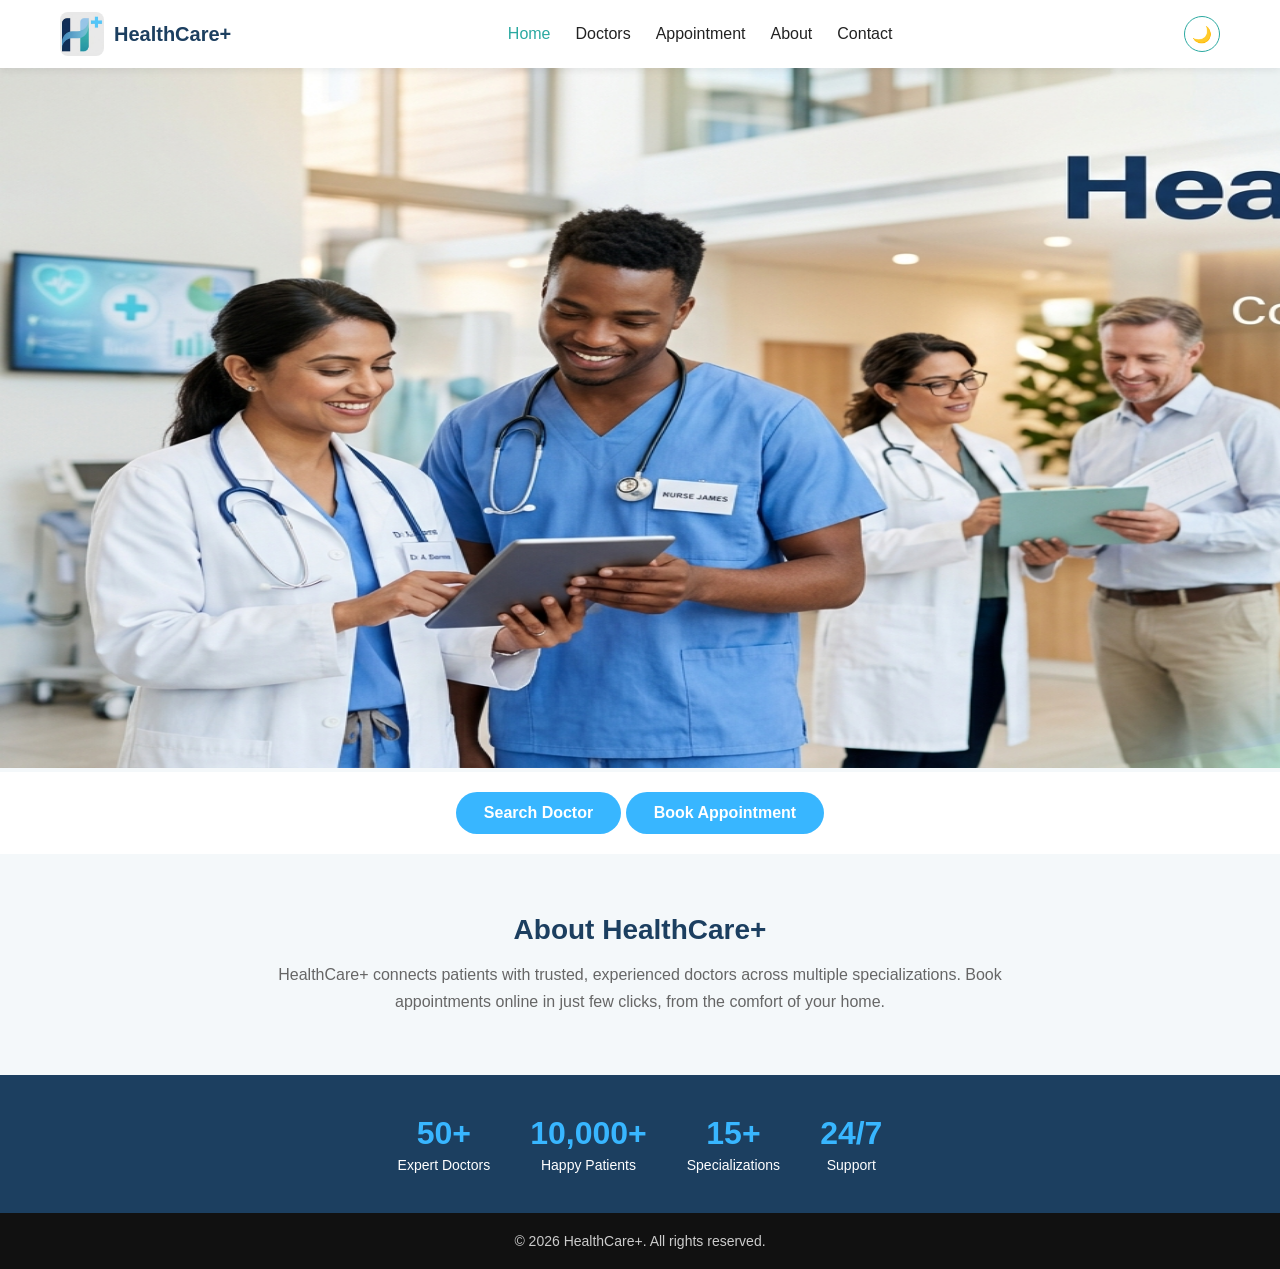
<file: index.html>
<!DOCTYPE html>
<html lang="en">
<head>
    <meta charset="UTF-8">
    <meta name="viewport" content="width=device-width, initial-scale=1.0">
    <meta name="description"
        content="HealthCare+ connects patients with trusted, experienced doctors across multiple specializations. Book appointments online in just a few clicks.">
    <meta name="keywords"
        content="healthcare, book doctor appointment, online appointment booking, find a doctor, medical specialists, healthcare platform">
    <link rel="stylesheet" href="css/style.css">
    <link rel="stylesheet" href="css/responsive.css">
    <title>HealthCare+ | Book Doctors Appointments Online</title>
</head>
<body>
    <header class="navbar">
        <div class="nav-container">
            <div class="logo">  
                <img src="images/logo.jpeg" title="Logo" alt="HealthCare+ Logo">
                <span>HealthCare+</span>
            </div>

            <button id="menuToggle" class="menu-toggle" aria-label="Toggle Menu">
                <span></span>
                <span></span>
                <span></span>
            </button>

            <nav class="nav-links">
                <a href="index.html" class="active" title="Home">
                    Home
                </a>
                <a href="doctors.html" title="Doctors">
                    Doctors
                </a>
                <a href="appointment.html" title="Appointments">
                    Appointment
                </a>
                <a href="about.html" title="About">
                    About
                </a>
                <a href="contact.html" title="Contact">
                    Contact
                </a>
            </nav>
            <button id="themeToggle" class="theme-toggle" aria-label="Toggle Dark Mode">🌙</button>
        </div>
    </header>

    <section class="hero">
        <img src="images/banners/banner.png" title="Banner" alt="Healthcare Banner" class="hero-img">
    </section>
    <div class="hero-cta">
        <a href="doctors.html" class="btn-primary hero-btn">Search Doctor</a>
        <a href="appointment.html" class="btn-primary hero-btn">Book Appointment</a>
    </div>

    <section class="about-section">
        <h2>About HealthCare+</h2>
        <p>
            HealthCare+ connects patients with trusted, experienced doctors across
            multiple specializations. Book appointments online in just few clicks,
            from the comfort of your home.
        </p>
    </section>

    <section class="stats-section">
        <div class="stat-box">
            <h3>50+</h3>
            <p>Expert Doctors</p>
        </div>
        <div class="stat-box">
            <h3>10,000+</h3>
            <p>Happy Patients</p>
        </div>
        <div class="stat-box">
            <h3>15+</h3>
            <p>Specializations</p>
        </div>
        <div class="stat-box">
            <h3>24/7</h3>
            <p>Support</p>
        </div>
    </section>

    <footer class="footer">
        <p>&copy; 2026 HealthCare+. All rights reserved.</p>
    </footer>
    <script src="js/main.js"></script>
    <script src="js/history.js"></script>
    <script src="js/remainder.js"></script>
</body>
</html>
</file>
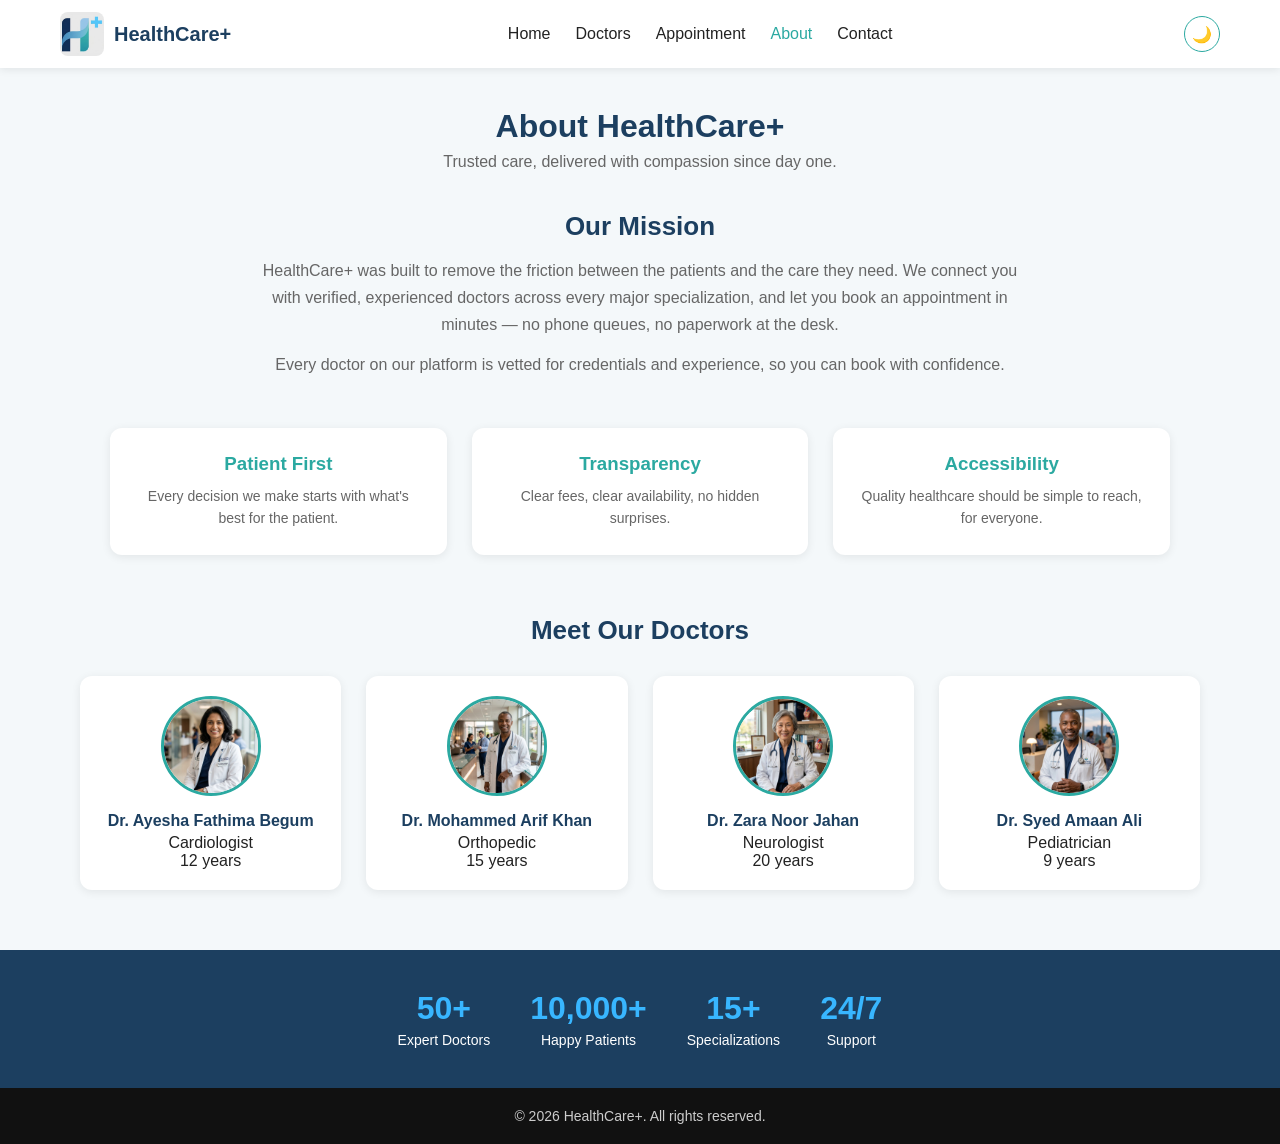
<file: about.html>
<!DOCTYPE html>
<html lang="en">
<head>
    <meta charset="UTF-8">
    <meta name="viewport" content="width=device-width, initial-scale=1.0">
    <meta name="description" content="HealthCare+ is a platform that connects patients with trusted, experienced doctors across multiple specializations. Book appointments online in just a few clicks.">
    <meta name="keywords" content="About, HealthCare+, Healthcare+">
    <link rel="stylesheet" href="css/style.css">
    <link rel="stylesheet" href="css/about.css">
    <link rel="stylesheet" href="css/responsive.css">
    <title>HealthCare+ | About</title>
</head>
<body>
    <header class="navbar">
        <div class="nav-container">
            <div class="logo">
                <img src="images/logo.jpeg" title="Logo" alt="HealthCare+ Logo">
                <span>HealthCare+</span>
            </div>

            <button id="menuToggle" class="menu-toggle" aria-label="Toggle Menu">
                <span></span>
                <span></span>
                <span></span>
            </button>

            <nav class="nav-links">
                <a href="index.html" title="Home">
                    Home
                </a>
                <a href="doctors.html" title="Doctors">
                    Doctors
                </a>
                <a href="appointment.html" title="Appointments">
                    Appointment
                </a>
                <a href="about.html" class="active" title="About">
                    About
                </a>
                <a href="contact.html" title="Contact">
                    Contact
                </a>
            </nav>
            <button id="themeToggle" class="theme-toggle" aria-label="Toggle Dark Mode">🌙</button>
        </div>
    </header>

    <section class="page-heading">
        <h1>About HealthCare+</h1>
        <p>Trusted care, delivered with compassion since day one.</p>
    </section>

    <section class="mission-section">
        <div class="mission-text">
            <h2>Our Mission</h2>
            <p>
                HealthCare+ was built to remove the friction between the patients and
                the care they need. We connect you with verified, experienced
                doctors across every major specialization, and let you book an
                appointment in minutes — no phone queues, no paperwork at the desk.
            </p>
            <p>
                Every doctor on our platform is vetted for credentials and
                experience, so you can book with confidence.
            </p>
        </div>
    </section>

    <section class="values-section">
        <div class="value-box">
            <h3>Patient First</h3>
            <p>Every decision we make starts with what's best for the patient.</p>
        </div>
        <div class="value-box">
            <h3>Transparency</h3>
            <p>Clear fees, clear availability, no hidden surprises.</p>
        </div>
        <div class="value-box">
            <h3>Accessibility</h3>
            <p>Quality healthcare should be simple to reach, for everyone.</p>
        </div>
    </section>

    <section class="team-section">
        <h2>Meet Our Doctors</h2>
        <div id="teamContainer" class="team-grid"></div>
    </section>

    <section class="stats-section">
        <div class="stat-box"><h3>50+</h3><p>Expert Doctors</p></div>
        <div class="stat-box"><h3>10,000+</h3><p>Happy Patients</p></div>
        <div class="stat-box"><h3>15+</h3><p>Specializations</p></div>
        <div class="stat-box"><h3>24/7</h3><p>Support</p></div>
    </section>

    <footer class="footer">
        <p>&copy; 2026 HealthCare+. All rights reserved.</p>
    </footer>
    <script src="js/main.js"></script>
    <script src="js/doctorsData.js"></script>
    <script src="js/history.js"></script>
    <script src="js/remainder.js"></script>
    <script src="js/about.js"></script>
</body>
</html>
</file>
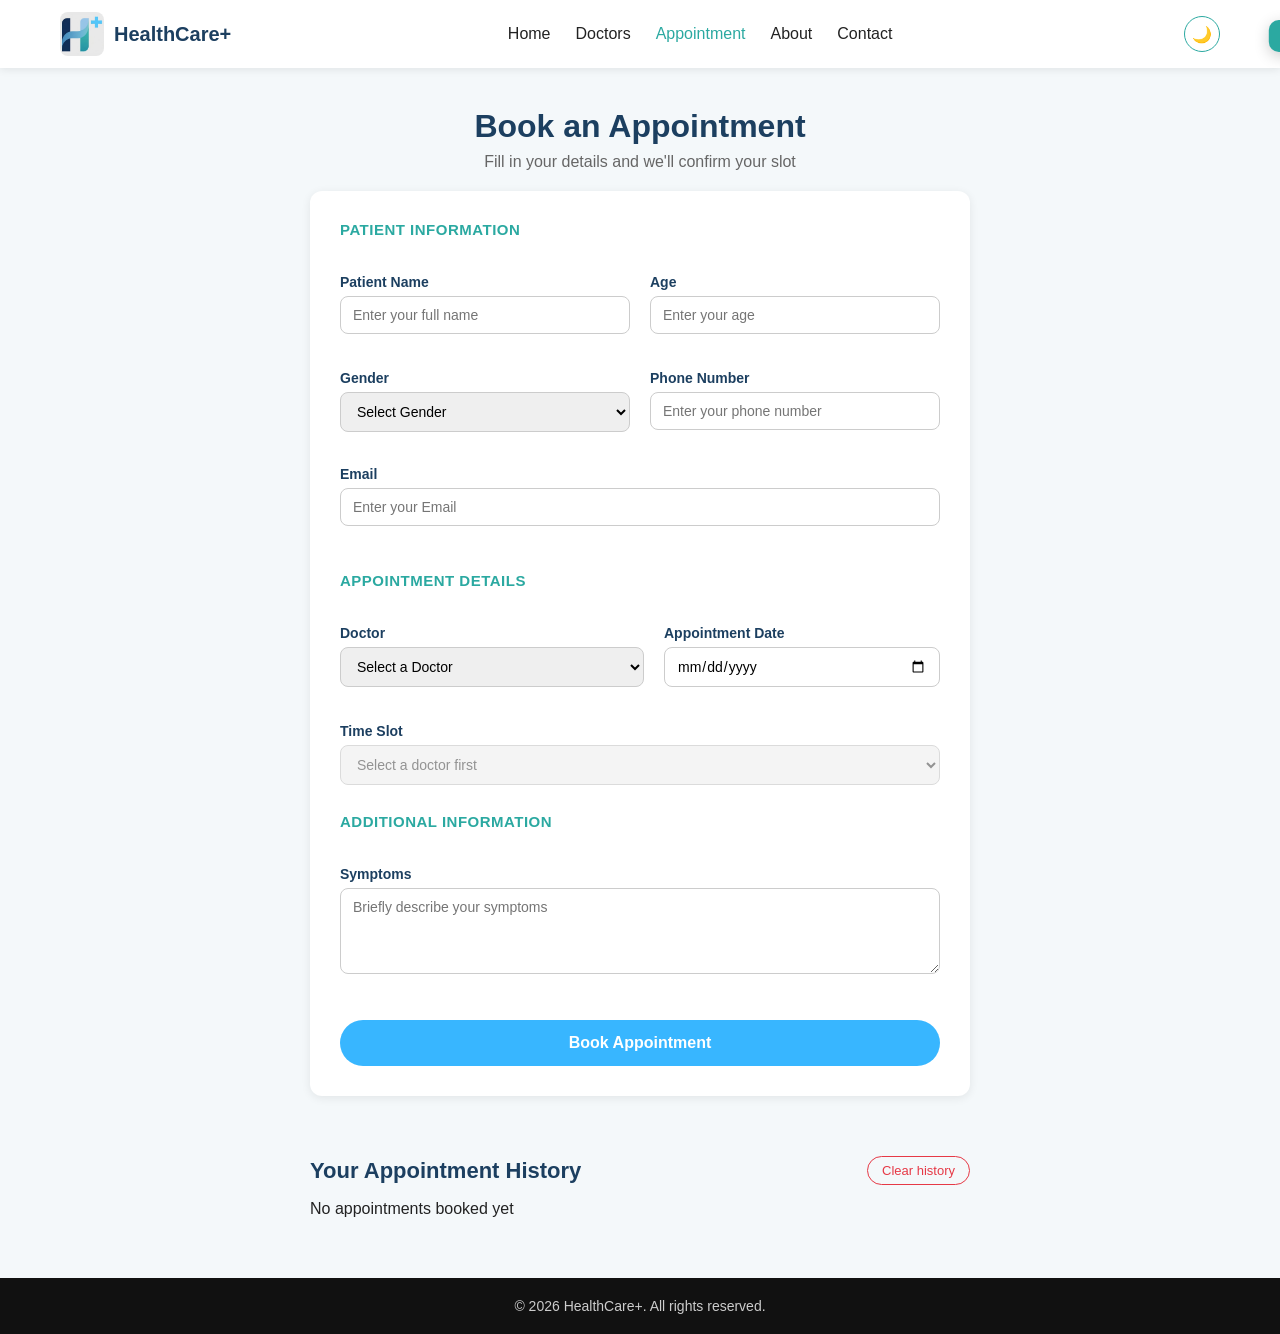
<file: appointment.html>
<!DOCTYPE html>
<html lang="en">
<head>
    <meta charset="UTF-8">
    <meta name="viewport" content="width=device-width, initial-scale=1.0">
    <meta name="description" content="Book an appointment with a doctor of your choice">
    <meta name="keywords" content="appointment, book, doctor, healthcare, hospital">
    <link rel="stylesheet" href="css/style.css">
    <link rel="stylesheet" href="css/appointment.css">
    <link rel="stylesheet" href="css/responsive.css">
    <title>HealthCare+ | Book Appointment</title>
</head>
<body>
    <header class="navbar">
        <div class="nav-container">
            <div class="logo">
                <img src="images/logo.jpeg" title="Logo" alt="HealthCare+ Logo">
                <span>HealthCare+</span>
            </div>

            <button id="menuToggle" class="menu-toggle" aria-label="Toggle Menu">
                <span></span>
                <span></span>
                <span></span>
            </button>

            <nav class="nav-links">
                <a href="index.html" title="Home">
                    Home
                </a>
                <a href="doctors.html" title="Doctors">
                    Doctors
                </a>
                <a href="appointment.html" class="active" title="Appointments">
                    Appointment
                </a>
                <a href="about.html" title="About">
                    About
                </a>
                <a href="contact.html" title="Contact">
                    Contact
                </a>
            </nav>
            <button id="themeToggle" class="theme-toggle" aria-label="Toggle Dark Mode">🌙</button>
        </div>
    </header>

    <section class="page-heading">
        <h1>Book an Appointment</h1>
        <p>Fill in your details and we'll confirm your slot</p>
    </section>

    <section class="appointment-section">
        <form id="appointmentForm" class="appointment-form">
            <fieldset class="form-fieldset">
                <legend>Patient Information</legend>

                <div class="form-row">
                    <div class="form-group">
                        <label for="patientName">Patient Name</label>
                        <input type="text" id="patientName" placeholder="Enter your full name">
                        <span class="error-msg" id="nameError"></span>
                    </div>

                    <div class="form-group">
                        <label for="age">Age</label>
                        <input type="number" id="age" placeholder="Enter your age">
                        <span class="error-msg" id="ageError"></span>
                    </div>
                </div>

                <div class="form-row">
                    <div class="form-group">
                        <label for="gender">Gender</label>
                        <select id="gender">
                            <option value="">Select Gender</option>
                            <option value="Male">Male</option>
                            <option value="Female">Female</option>
                            <option value="Other">Other</option>
                        </select>
                    </div>

                    <div class="form-group">
                        <label for="phone">Phone Number</label>
                        <input type="tel" id="phone" placeholder="Enter your phone number">
                        <span class="error-msg" id="phoneError"></span>
                    </div>
                </div>

                <div class="form-row">
                    <div class="form-group">
                        <label for="email">Email</label>
                        <input type="email" id="email" placeholder="Enter your Email">
                        <span class="error-msg" id="emailError"></span>
                    </div>
                </div>
            </fieldset>

            <fieldset class="form-fieldset">
                <legend>Appointment Details</legend>

                <div class="form-row">
                    <div class="form-group">
                        <label for="doctorSelect">Doctor</label>
                        <select id="doctorSelect">
                            <option value="">Select a Doctor</option>
                        </select>
                    </div>

                    <div class="form-group">
                        <label for="appointmentDate">Appointment Date</label>
                        <input type="date" id="appointmentDate">
                        <span class="error-msg" id="dateError"></span>
                    </div>
                </div>

                <div class="form-row">
                    <div class="form-group">
                        <label for="timeSlot">Time Slot</label>
                        <select id="timeSlot" disabled>
                            <option value="">Select a doctor first</option>
                        </select>
                    </div>
                </div>
            </fieldset>

            <fieldset class="form-fieldset">
                <legend>Additional Information</legend>

                <div class="form-group">
                    <label for="symptoms">Symptoms</label>
                    <textarea id="symptoms" rows="4" placeholder="Briefly describe your symptoms"></textarea>
                    <span class="error-msg" id="symptomsError"></span>
                </div>
            </fieldset>

            <button type="submit" class="btn-primary submit-btn">Book Appointment</button>
        </form>

        <div id="appointmentSummary" class="appointment-summary hidden"></div>
    </section>

    <section class="history-section">
        <div class="history-header">
            <h2>Your Appointment History</h2>
            <button id="clearHistoryBtn" class="clear-history-btn" title="Clear History">Clear history</button>
        </div>
        <div id="historyContainer" class="history-list"></div>
    </section>

    <div id="notification" class="notification hidden"></div>

    <footer class="footer">
        <p>&copy; 2026 HealthCare+. All rights reserved.</p>
    </footer>
    <script src="js/main.js"></script>
    <script src="js/doctorsData.js"></script>
    <script src="js/validation.js"></script>
    <script src="js/notification.js"></script>
    <script src="js/history.js"></script>
    <script src="js/remainder.js"></script>
    <script src="js/appointment.js"></script>
</body>
</html>
</file>
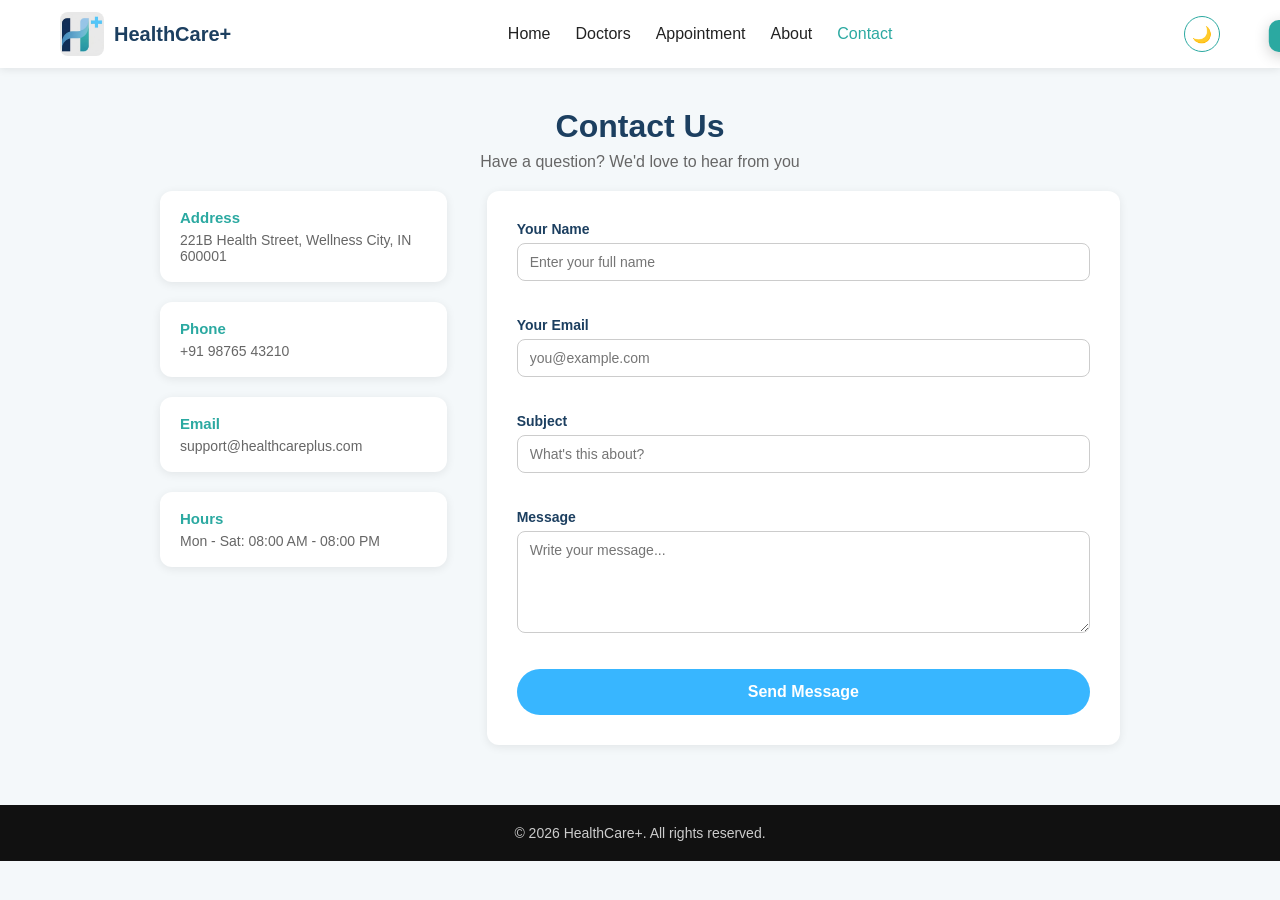
<file: contact.html>
<!DOCTYPE html>
<html lang="en">
<head>
    <meta charset="UTF-8">
    <meta name="viewport" content="width=device-width, initial-scale=1.0">
    <meta name="description" content="Contact HealthCare+">
    <meta name="keywords" content="Contact, HealthCare+, Healthcare+">
    <link rel="stylesheet" href="css/style.css">
    <link rel="stylesheet" href="css/contact.css">
    <link rel="stylesheet" href="css/appointment.css">
    <link rel="stylesheet" href="css/responsive.css">
    <title>HealthCare+ | Contact</title>
</head>
<body>
    <header class="navbar">
        <div class="nav-container">
            <div class="logo">
                <img src="images/logo.jpeg" title="Logo" alt="HealthCare+ Logo">
                <span>HealthCare+</span>
            </div>

            <button id="menuToggle" class="menu-toggle" aria-label="Toggle Menu">
                <span></span>
                <span></span>
                <span></span>
            </button>

            <nav class="nav-links">
                <a href="index.html" title="Home">
                    Home
                </a>
                <a href="doctors.html" title="Doctors">
                    Doctors
                </a>
                <a href="appointment.html" title="Appointments">
                    Appointment
                </a>
                <a href="about.html" title="About">
                    About
                </a>
                <a href="contact.html" class="active" title="Contact">
                    Contact
                </a>
            </nav>
            <button id="themeToggle" class="theme-toggle" aria-label="Toggle Dark Mode">🌙</button>
        </div>
    </header>

    <section class="page-heading">
        <h1>Contact Us</h1>
        <p>Have a question? We'd love to hear from you</p>
    </section>

    <section class="contact-section">
        <div class="contact-info">
            <div class="info-box">
                <h3>Address</h3>
                <p>221B Health Street, Wellness City, IN 600001</p>
            </div>
            <div class="info-box">
                <h3>Phone</h3>
                <p>+91 98765 43210</p>
            </div>
            <div class="info-box">
                <h3>Email</h3>
                <p>support@healthcareplus.com</p>
            </div>
            <div class="info-box">
                <h3>Hours</h3>
                <p>Mon - Sat: 08:00 AM - 08:00 PM</p>
            </div>
        </div>
        
        <form id="contactForm" class="contact-form">
            <div class="form-group">
                <label for="contactName">Your Name</label>
                <input type="text" id="contactName" placeholder="Enter your full name">
                <span class="error-msg" id="contactNameError"></span>
            </div>
            
            <div class="form-group">
                <label for="contactEmail">Your Email</label>
                <input type="email" id="contactEmail" placeholder="you@example.com">
                <span class="error-msg" id="contactEmailError"></span>
            </div>
            
            <div class="form-group">
                <label for="contactSubject">Subject</label>
                <input type="text" id="contactSubject" placeholder="What's this about?">
                <span class="error-msg" id="contactSubjectError"></span>
            </div>
            
            <div class="form-group">
                <label for="contactMessage">Message</label>
                <textarea id="contactMessage" rows="5" placeholder="Write your message..."></textarea>
                <span class="error-msg" id="contactMessageError"></span>
            </div>
            
            <button type="submit" class="btn-primary submit-btn" title="Send Message">Send Message</button>
        </form>
    </section>

    <div id="notification" class="notification hidden"></div>

    <footer class="footer">
        <p>&copy; 2026 HealthCare+. All rights reserved.</p>
    </footer>
    <script src="js/main.js"></script>
    <script src="js/history.js"></script>
    <script src="js/remainder.js"></script>
    <script src="js/validation.js"></script>
    <script src="js/notification.js"></script>
    <script src="js/contact.js"></script>
</body>
</html>
</file>
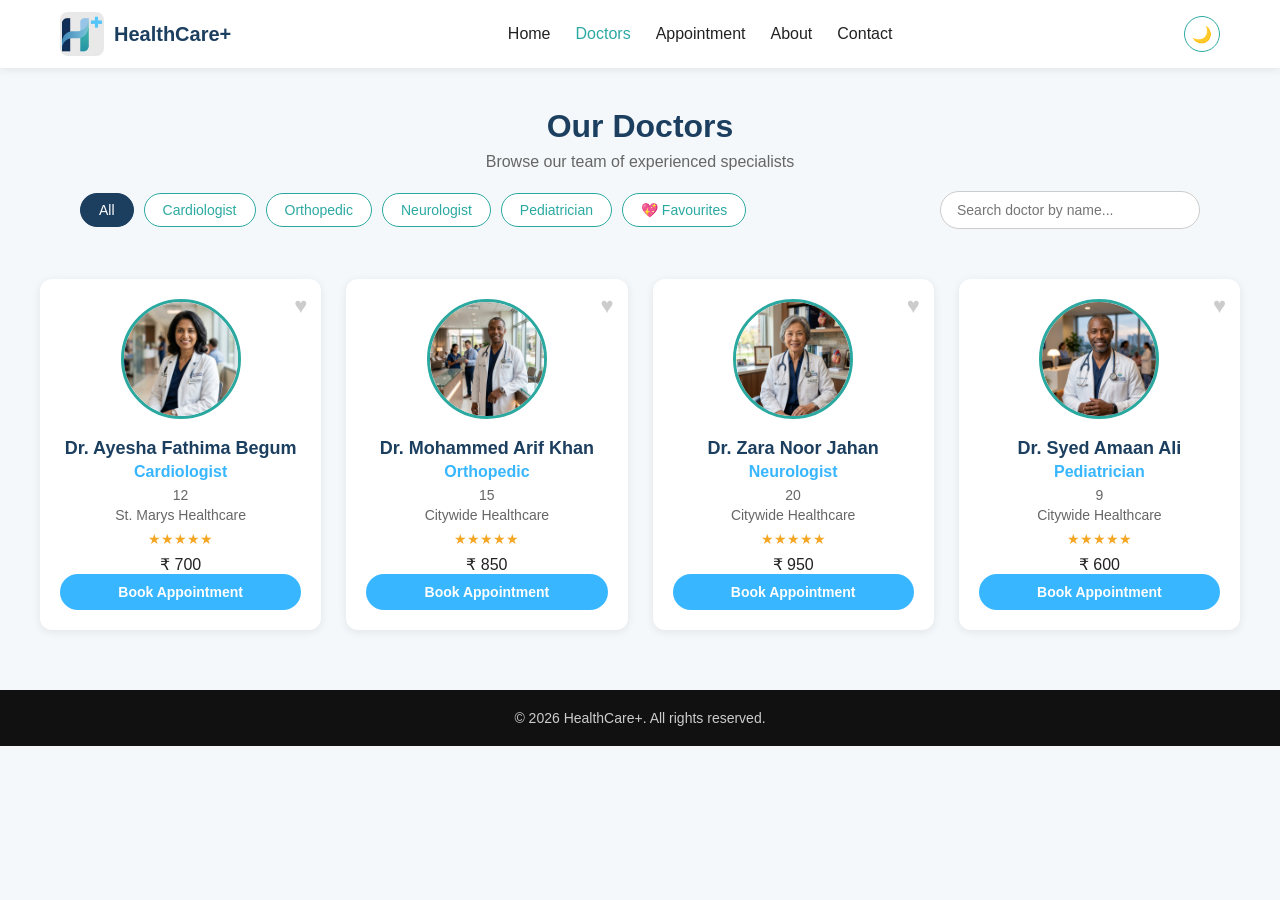
<file: doctors.html>
<!DOCTYPE html>
<html lang="en">

<head>
    <meta charset="UTF-8">
    <meta name="viewport" content="width=device-width, initial-scale=1.0">
    <meta name="description"
        content="View the doctors in our hospital and book an appointment with them.">
    <meta name="keywords"
        content="healthcare, book doctor appointment, online appointment booking, find a doctor, medical specialists, healthcare platform">
    <link rel="canonical" href="https://miyaz.github.io/Healthcare-plus/doctors.html">
    <link rel="stylesheet" href="css/style.css">
    <link rel="stylesheet" href="css/doctor.css">
    <link rel="stylesheet" href="css/responsive.css">
    <title>HealthCare+ | Doctors</title>
</head>

<body>
    <header class="navbar">
        <div class="nav-container">
            <div class="logo">
                <img src="images/logo.jpeg" title="Logo" alt="HealthCare+ Logo">
                <span>HealthCare+</span>
            </div>

            <button id="menuToggle" class="menu-toggle" aria-label="Toggle Menu">
                <span></span>
                <span></span>
                <span></span>
            </button>

            <nav class="nav-links">
                <a href="index.html" title="Home">
                    Home
                </a>
                <a href="doctors.html" class="active" title="Doctors">
                    Doctors
                </a>
                <a href="appointment.html" title="Appointments">
                    Appointment
                </a>
                <a href="about.html" title="About">
                    About
                </a>
                <a href="contact.html" title="Contact">
                    Contact
                </a>
            </nav>
            <button id="themeToggle" class="theme-toggle" aria-label="Toggle Dark Mode">🌙</button>
        </div>
    </header>

    <section class="page-heading">
        <h1>Our Doctors</h1>
        <p>Browse our team of experienced specialists</p>
    </section>

    <section class="filter-search-section">
        <div class="filter-buttons" id="filterButtons">
            <button class="filter-btn active" title="All" data-specialization="All">All</button>
            <button class="filter-btn" title="Favourites" data-specialization="Favourites">💖 Favourites</button>
        </div>

        <div class="search-box">
            <input type="text" id="searchInput" placeholder="Search doctor by name...">
        </div>
    </section>

    <section class="doctors-section">
        <div id="loadingSpinner" class="spinner"></div>
        <div id="doctorsContainer" class="doctors-grid hidden"></div>
    </section>

    <footer class="footer">
        <p>&copy; 2026 HealthCare+. All rights reserved.</p>
    </footer>
    <script src="js/main.js"></script>
    <script src="js/doctorsData.js"></script>
    <script src="js/history.js"></script>
    <script src="js/remainder.js"></script>
    <script src="js/favourites.js"></script>
    <script src="js/doctors.js"></script>
    <script src="js/filter.js"></script>
</body>

</html>
</file>
<file: css/style.css>
* {
    margin: 0;
    padding: 0;
    box-sizing: border-box;
    font-family: 'Segoe UI', Arial, sans-serif;
}

:root {
    --primary-color: #1c3f60;
    --secondary-color: #2ba9a1;
    --accent-color: #38b6ff;
    --light-bg: #f4f8fa;
    --text-dark: #222;
    --text-light: #666;
}

body[data-theme="dark"] {
    --primary-color: #7fd1ff;
    --secondary-color: #2ba9a1;
    --accent-color: #38b6ff;
    --light-bg: #121826;
    --text-dark: #f0f0f0;
    --text-light: #b8b8b8;
}

body[data-theme="dark"] .navbar,
body[data-theme="dark"] .doctor-card,
body[data-theme="dark"] .team-card,
body[data-theme="dark"] .value-box,
body[data-theme="dark"] .info-box,
body[data-theme="dark"] .appointment-form,
body[data-theme="dark"] .contact-form,
body[data-theme="dark"] .appointment-summary,
body[data-theme="dark"] .history-card,
body[data-theme="dark"] .hero-cta {
    background-color: #1c2436;
}

body[data-theme="dark"] .form-group input,
body[data-theme="dark"] .form-group select,
body[data-theme="dark"] .form-group textarea,
body[data-theme="dark"] .search-box input {
    background-color: #2a3348;
    border-color: #3a4460;
    color: var(--text-dark);
}

body[data-theme="dark"] .filter-btn {
    background-color: #1c2436;
}

body {
    background-color: var(--light-bg);
    color: var(--text-dark);
}

.navbar {
    background-color: #fff;
    box-shadow: 0 2px 8px rgba(0, 0, 0, 0.08);
    position: sticky;
    top: 0;
    z-index: 100;
}

.theme-toggle {
    background: none;
    border: 1px solid var(--secondary-color);
    border-radius: 50%;
    width: 36px;
    height: 36px;
    font-size: 16px;
    cursor: pointer;
    margin-left: 15px;
}

.nav-container {
    max-width: 1200px;
    margin: 0 auto;
    display: flex;
    align-items: center;
    justify-content: space-between;
    padding: 12px 20px;
}

.logo {
    display: flex;
    align-items: center;
    gap: 10px;
    font-size: 20px;
    font-weight: bold;
    color: var(--primary-color);
}

.logo img {
    width: 44px;
    height: 44px;
    object-fit: cover;
    border-radius: 8px;
}

.nav-links {
    display: flex;
    align-items: center;
    gap: 25px;
}

.nav-links a {
    text-decoration: none;
    color: var(--text-dark);
    font-weight: 500;
    display: flex;
    align-items: center;
    gap: 6px;
}

.nav-icon {
    width: 26px;
    height: 26px;
    border-radius: 6px;
    object-fit: cover;
}

.nav-links a.active, .nav-links a:hover {
    color: var(--secondary-color);
}

.hero {
    position: relative;
    width: 500px;
}

.hero-img {
    width: 1900px;
    height: 700px;
}

.hero-cta {
    text-align: center;
    padding: 20px;
    background-color: #fff;
}

.btn-primary {
    display: inline-block;
    background-color: var(--accent-color);
    color: #fff;
    padding: 12px 28px;
    border-radius: 25px;
    text-decoration: none;
    font-weight: bold;
    transition: background-color 0.3s ease;
}

.btn-primary:hover {
    background-color: var(--secondary-color);
    transform: scale(1.1);
}

.about-section {
    max-width: 800px;
    margin: 60px auto;
    text-align: center;
    padding: 0 20px;
}

.about-section h2 {
    color: var(--primary-color);
    margin-bottom: 15px;
    font-size: 28px;
}

.about-section p {
    color: var(--text-light);
    line-height: 1.7;
}

.stats-section {
    display: flex;
    justify-content: center;
    gap: 40px;
    flex-wrap: wrap;
    background-color: var(--primary-color);
    padding: 40px 20px;
}

.stat-box {
    text-align: center;
    color: #fff;
}

.stat-box h3 {
    font-size: 32px;
    color: var(--accent-color);
}

.stat-box p {
    margin-top: 5px;
    font-size: 14px;
}

.footer {
    text-align: center;
    padding: 20px;
    background-color: #111;
    color: #ccc;
    font-size: 14px;
}

.remainder-banner {
    background-color: var(--accent-color);
    color: #fff;
    display: flex;
    align-items: center;
    justify-content: center;
    gap: 20px;
    padding: 12px 20px;
    font-size: 14px;
    text-align: center;
    position: relative;
}

.remainder-banner p {
    margin: 0;
}

.remainder-banner #dismissRemainderBtn {
    background: none;
    border: none;
    color: #fff;
    font-size: 16px;
    cursor: pointer;
    position: absolute;
    right: 20px;
    opacity: 0.85;
}

.remainder-banner #dismissRemainderBtn:hover {
    opacity: 1;
}
</file>
<file: css/responsive.css>
.menu-toggle {
    display: none;
    flex-direction: column;
    justify-content: space-between;
    width: 26px;
    height: 20px;
    background: none;
    border: none;
    cursor: pointer;
    padding: 0;
}

.menu-toggle span {
    display: block;
    height: 3px;
    width: 100%;
    background-color: var(--primary-color);
    border-radius: 2px;
    transition: 0.3s ease;
}

.menu-toggle.open span:nth-child(1) {
    transform: translateY(8.5px) rotate(45deg);
}

.menu-toggle.open span:nth-child(2) {
    opacity: 0;
}

.menu-toggle.open span:nth-child(3) {
    transform: translateY(-8.5px) rotate(-45deg);
}

@media (max-width: 1024px) {
    .doctors-grid {
        grid-template-columns: repeat(2, 1fr);
    }

    .form-row {
        flex-direction: column;
        gap: 0;
    }

    .hero-text h1 {
        font-size: 30px;
    }
}

@media (max-width: 600px) {
    .menu-toggle {
        display: flex;
    }

    .hero-img {
        width: 75%;
        height: 100%;
    }

    .nav-links {
        position: absolute;
        top: 100%;
        left: 0;
        width: 100%;
        background-color: var(--light-bg);
        flex-direction: column;
        align-items: flex-start;
        gap: 0;
        max-height: 0;
        overflow: hidden;
        box-shadow: 0 4px 8px rgba(0, 0, 0, 0.08);
        transition: max-height 0.3s ease;
    }

    .hero-img {
        width: 75%;
        height: 100%;
    }

    .nav-links.nav-open {
        max-height: 400px;
    }

    .nav-links a {
        width: 100%;
        padding: 14px 20px;
        border-top: 1px solid #eee;
    }

    .logo span {
        font-size: 16px;
    }

    .doctors-grid {
        grid-template-columns: 1fr;
    }

    .doctors-section {
        padding: 20px 20px 40px;
    }

    .filter-search-section {
        flex-direction: column;
        align-items: stretch;
        padding: 0 20px;
    }

    .filter-buttons {
        justify-content: center;
    }

    .search-box input {
        width: 100%;
    }

    .stats-section {
        gap: 25px;
    }

    .stat-box {
        flex-basis: 40%;
    }

    .appointment-form {
        padding: 20px;
    }

    .notification {
        left: 20px;
        right: 20px;
        top: 15px;
    }

    .hero-text h1 {
        font-size: 24px;
    }

    .hero-text p {
        font-size: 14px;
    }

    .team-grid {
        grid-template-columns: 1fr;
    }

    .contact-section {
        flex-direction: column;
    }
}
</file>
<file: css/about.css>
.page-heading {
    text-align: center;
    padding: 40px 20px 20px;
}

.page-heading h1 {
    color: var(--primary-color);
    font-size: 32px;
    margin-bottom: 8px;
}

.page-heading p {
    color: var(--text-light);
}

.mission-section {
    max-width: 800px;
    margin: 20px auto 50px;
    padding: 0 20px;
    text-align: center;
}

.mission-text h2 {
    color: var(--primary-color);
    margin-bottom: 15px;
    font-size: 26px;
}

.mission-text p {
    color: var(--text-light);
    line-height: 1.7;
    margin-bottom: 12px;
}

.values-section {
    display: flex;
    justify-content: center;
    gap: 25px;
    flex-wrap: wrap;
    max-width: 1100px;
    margin: 0 auto 60px;
    padding: 0 20px;
}

.value-box {
    background-color: #fff;
    border-radius: 12px;
    box-shadow: 0 2px 10px rgba(0, 0, 0, 0.08);
    padding: 25px;
    flex: 1;
    min-width: 220px;
    text-align: center;
    transition: transform 0.3s ease;
}

.value-box:hover {
    transform: scale(1.1);
}

.value-box h3 {
    color: var(--secondary-color);
    margin-bottom: 10px;
}

.value-box p {
    color: var(--text-light);
    font-size: 14px;
    line-height: 1.6;
}

.team-section {
    max-width: 1200px;
    margin: 0 auto 60px;
    padding: 0 40px;
    text-align: center;
}

.team-section h2 {
    color: var(--primary-color);
    font-size: 26px;
    margin-bottom: 30px;
}

.team-grid {
    display: grid;
    grid-template-columns: repeat(4, 1fr);
    gap: 25px;
}

.team-card {
    background-color: #fff;
    border-radius: 12px;
    box-shadow: 0 2px 10px rgba(0, 0, 0, 0.08);
    padding: 20px;
    transition: transform 0.3s ease;
}

.team-card:hover {
    transform: scale(1.1);
}

.team-img {
    width: 100px;
    height: 100px;
    object-fit: cover;
    border-radius: 50%;
    margin-bottom: 12px;
    border: 3px solid var(--secondary-color);
}

.team-card h3 {
    color: var(--primary-color);
    font-size: 16px;
    margin-bottom: 4px;
}
</file>
<file: css/appointment.css>
.page-heading {
    text-align: center;
    padding: 40px 20px 20px;
}

.page-heading h1 {
    color: var(--primary-color);
    font-size: 32px;
    margin-bottom: 8px;
}

.page-heading p {
    color: var(--text-light);
}

.appointment-section {
    max-width: 700px;
    margin: 0 auto 60px;
    padding: 0 20px;
}

.appointment-form {
    background-color: #fff;
    border-radius: 12px;
    box-shadow: 0 2px 10px rgba(0, 0, 0, 0.08);
    padding: 30px;
}

.form-fieldset {
    border: none;
    padding: 20px 0 0;
    margin: 0 0 10px;
}

.form-fieldset legend {
    padding: 0;
    margin-bottom: 16px;
    font-size: 15px;
    font-weight: 700;
    color: var(--secondary-color);
    text-transform: uppercase;
    letter-spacing: 0.5px;
}

input[type="number"]::-webkit-outer-spin-button,
input[type="number"]::-webkit-inner-spin-button {
    -webkit-appearance: none;
    margin: 0;
}

.form-row {
    display: flex;
    gap: 20px;
}

.form-group {
    flex: 1;
    margin-bottom: 18px;
    display: flex;
    flex-direction: column;
}

.form-group label {
    margin-bottom: 6px;
    font-weight: 600;
    font-size: 14px;
    color: var(--primary-color);
}

.form-group input, .form-group select, .form-group textarea {
    padding: 10px 12px;
    border: 1px solid #ccc;
    border-radius: 8px;
    font-size: 14px;
    font-family: inherit;
    outline: none;
}

.form-group input:focus, .form-group select:focus, .form-group textarea:focus {
    border-color: var(--secondary-color);
}

.error-msg {
    color: #e63946;
    font-size: 12px;
    margin-top: 4px;
    min-height: 14px;
}

.submit-btn {
    width: 100%;
    border: none;
    cursor: pointer;
    padding: 14px;
    font-size: 16px;
}

.appointment-summary {
    background-color: #fff;
    border-radius: 12px;
    box-shadow: 0 2px 10px rgba(0, 0, 0, 0.08);
    padding: 25px;
    margin-top: 25px;
}

.hidden {
    display: none;
}

.notification {
    position: fixed;
    top: 20px;
    right: 20px;
    background-color: #2ba9a1;
    color: #fff;
    padding: 16px 22px;
    border-radius: 10px;
    box-shadow: 0 4px 15px rgba(0, 0, 0, 0.2);
    z-index: 999;
    transform: translateX(120%);
    transition: transform 0.4s ease;
}

.notification.show {
    transform: translateX(0)
}

.notification.hidden {
    display: block;
    transform: translateX(120%);
}

.notification strong {
    display: block;
    margin-bottom: 4px;
}

.appointment-summary h3 {
    color: var(--secondary-color);
    margin-bottom: 12px;
}

.appointment-summary p {
    margin-bottom: 6px;
    font-size: 14px;
}

#timeSlot:disabled {
    background-color: #f0f0f0;
    color: var(--text-light);
    cursor: not-allowed;
}

.history-section {
    max-width: 700px;
    margin: 0 auto 60px;
    padding: 0 20px;
}

.history-header {
    display: flex;
    justify-content: space-between;
    align-items: center;
    margin-bottom: 15px;
}

.history-header h2 {
    color: var(--primary-color);
    font-size: 22px;
}

.clear-history-btn {
    background: none;
    border: 1px solid #e63946;
    color: #e63946;
    padding: 6px 14px;
    border-radius: 20px;
    cursor: pointer;
    font-size: 13px;
}

.clear-history-btn:hover {
    background-color: #e63946;
    color: #fff;
}

.history-list {
    display: flex;
    flex-direction: column;
    gap: 12px;
}

.history-card {
    background-color: #fff;
    border-radius: 10px;
    box-shadow: 0 2px 8px rgba(0, 0, 0, 0.06);
    padding: 16px 20px;
    display: flex;
    justify-content: space-between;
    align-items: center;
}

.history-card h4 {
    color: var(--primary-color);
    margin-bottom: 4px;
}

.history-info p {
    font-size: 13px;
    color: var(--text-light);
    margin-bottom: 2px;
}

.history-patient {
    color: var(--text-dark) !important; 
}

.remove-history-btn {
    background: none;
    border: none;
    color: #999;
    font-size: 16px;
    cursor: pointer;
    padding: 4px 8px;
}

.remove-history-btn:hover {
    color: #e63946;
}
</file>
<file: css/contact.css>
.page-heading {
    text-align: center;
    padding: 40px 20px 20px;
}

.page-heading h1 {
    color: var(--primary-color);
    font-size: 32px;
    margin-bottom: 8px;
}

.page-heading p {
    color: var(--text-light);
}

.contact-section {
    max-width: 1000px;
    margin: 0 auto 60px;
    padding: 0 20px;
    display: flex;
    gap: 40px;
    flex-wrap: wrap;
}

.contact-info {
    flex: 1;
    min-width: 220px;
    display: flex;
    flex-direction: column;
    gap: 20px;
}

.info-box {
    background-color: #fff;
    border-radius: 12px;
    box-shadow: 0 2px 10px rgba(0, 0, 0, 0.08);
    padding: 18px 20px;
    transition: transform 0.3s ease;
}

.info-box:hover {
    transform: scale(1.1);
}

.info-box h3 {
    color: var(--secondary-color);
    font-size: 15px;
    margin-bottom: 6px;
}

.info-box p {
    color: var(--text-light);
    font-size: 14px;
}

.contact-form {
    flex: 2;
    min-width: 280px;
    background-color: #fff;
    border-radius: 12px;
    box-shadow: 0 2px 10px rgba(0, 0, 0, 0.08);
    padding: 30px;
}
</file>
<file: css/doctor.css>
.page-heading {
    text-align: center;
    padding: 40px 20px 20px;
}

.page-heading h1 {
    color: var(--primary-color);
    font-size: 32px;
    margin-bottom: 8px;
}

.page-heading p {
    color: var(--text-light);
}

.doctors-section {
    padding: 20px 40px 60px;
}

.doctors-grid {
    display: grid;
    grid-template-columns: repeat(4, 1fr);
    gap: 25px;
    max-width: 1200px;
    margin: 0 auto;
}

.doctor-card {
    background-color: #fff;
    border-radius: 12px;
    box-shadow: 0 2px 10px rgba(0, 0, 0, 0.08);
    padding: 20px;
    text-align: center;
    transition: transform 0.2s ease, box-shadow 0.2s ease;
    opacity: 0;
    animation: cardFadeIn 0.5s ease forwards;
    position: relative;
}

.doctor-card:hover {
    transform: translateY(-5px);
    box-shadow: 0 8px 20px rgba(0, 0, 0, 0.12);
}

@keyframes cardFadeIn {
    from {
        opacity: 0;
        transform: translateY(25px);
    } to {
        opacity: 1;
        transform: translateY(0);
    }
}

.doctor-img {
    width: 120px;
    height: 120px;
    object-fit: cover;
    border-radius: 50%;
    margin-bottom: 15px;
    border: 3px solid var(--secondary-color);
}

.doctor-card h3 {
    color: var(--primary-color);
    font-size: 18px;
    margin-bottom: 4px;
}

.fav-btn {
    position: absolute;
    top: 14px;
    right: 14px;
    background: none;
    border: none;
    font-size: 22px;
    color: #ccc;
    cursor: pointer;
    transition: transform 0.15s ease, color 0.15s ease;
    z-index: 2;
}

.fav-btn:hover {
    transform: scale(1.5);
}

.fav-btn.active {
    color: #e63946;
}

.specialization {
    color: var(--accent-color);
    font-weight: 600;
    margin-bottom: 6px;
}

.experience, .hospital {
    font-size: 14px;
    color: var(--text-light);
    margin-bottom: 4px;
}

.rating {
    color: #f5a623;
    font-size: 14px;
    margin: 8px 0;
}

.book-btn {
    width: 100%;
    padding: 10px;
    border: none;
    cursor: pointer;
    font-size: 14px;
}

.no-results {
    text-align: center;
    color: var(--text-light);
    grid-column: 1 / -1;
    padding: 40px 0;
}

.filter-search-section {
    max-width: 1200px;
    margin: 0 auto 30px;
    padding: 0 40px;
    display: flex;
    justify-content: space-between;
    align-items: center;
    flex-wrap: wrap;
    gap: 15px;
}

.filter-buttons {
    display: flex;
    gap: 10px;
    flex-wrap: wrap;
}

.filter-btn {
    padding: 8px 18px;
    border: 1px solid var(--secondary-color);
    background-color: #fff;
    color: var(--secondary-color);
    border-radius: 20px;
    cursor: pointer;
    font-size: 14px;
    transition: 0.2s ease;
}

.filter-btn:hover {
    background-color: var(--secondary-color);
    color: #fff;
}

.filter-btn.active {
    background-color: var(--primary-color);
    color: #fff;
    border-color: var(--primary-color);
}

.search-box input {
    padding: 10px 16px;
    border: 1px solid #ccc;
    border-radius: 20px;
    width: 260px;
    font-size: 14px;
    outline: none;
}

.search-box input:focus {
    border-color: var(--secondary-color);
}

.spinner {
    width: 48px;
    height: 48px;
    border: 5px solid #e0e0e0;
    border-top: 5px solid var(--secondary-color);
    border-radius: 50%;
    margin: 60px auto;
    animation: spin 0.8s linear infinite;
}

@keyframes spin {
    from {
        transform: rotate(0deg);
    } to {
        transform: rotate(360deg);
    }
}

#loadingSpinner.hidden {
    display: none !important;
}
</file>
